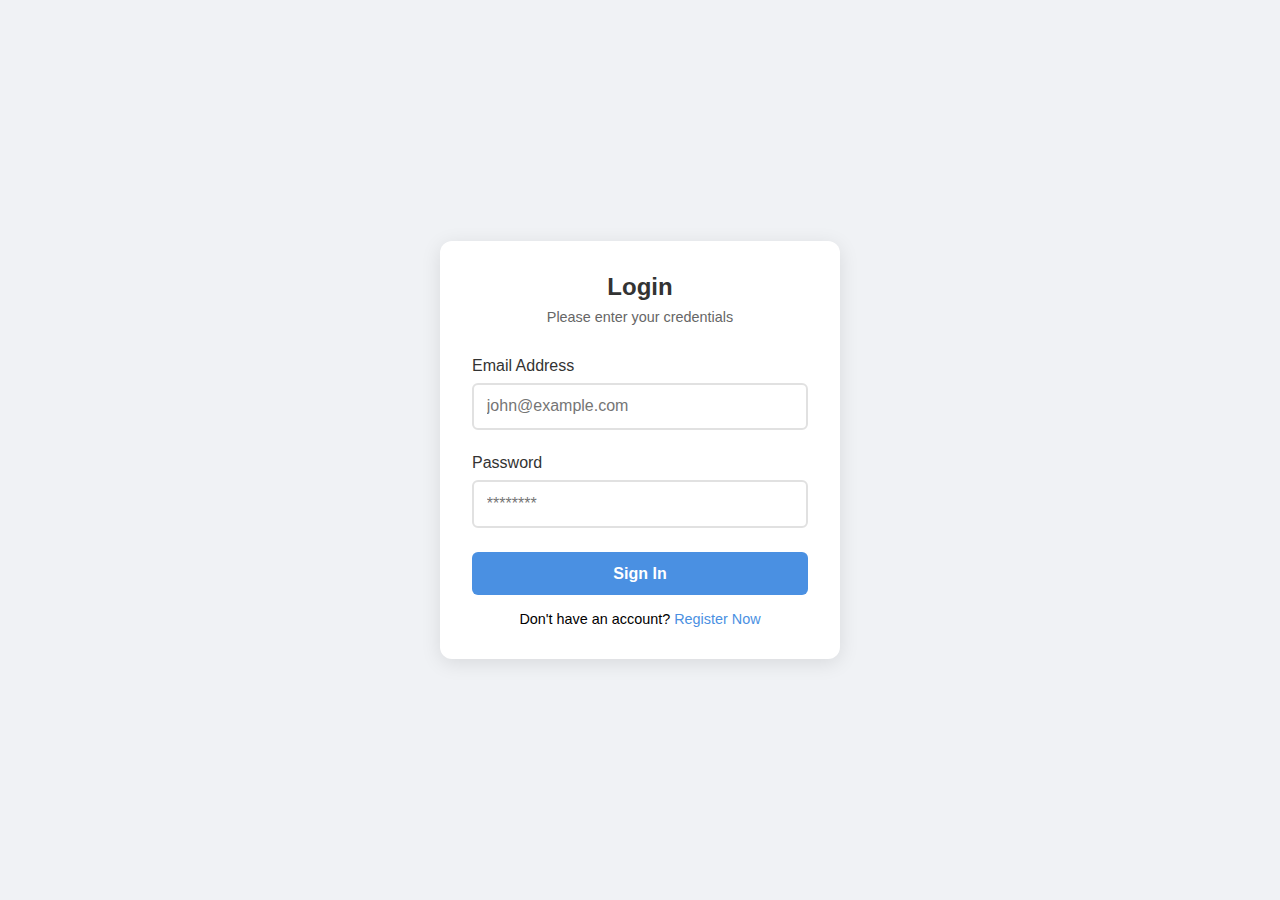
<file: index.html>
<!DOCTYPE html>
<html lang="en">
<head>
    <meta charset="UTF-8">
    <meta name="viewport" content="width=device-width, initial-scale=1.0">
    <title>Login</title>
    <link rel="stylesheet" href="style.css">
</head>
<body>
    <div class="container">
        <form class="login-form" action="home.html">
            <h2>Login</h2>
            <p class="subtitle">Please enter your credentials</p>

            <div class="form-group">
                <label for="email">Email Address</label>
                <input type="email" id="email" name="email" placeholder="john@example.com" required>
                <span class="error-text">Please enter a valid email address</span>
            </div>

            <div class="form-group">
                <label for="password">Password</label>
                <input type="password" id="password" name="password" placeholder="********" required minlength="8">
                <span class="error-text">Password must be at least 8 characters</span>
            </div>

            <button type="submit">Sign In</button>
            
            <div style="margin-top: 1rem; text-align: center; font-size: 0.9rem;">
                Don't have an account? <a href="register.html" style="color: #4a90e2; text-decoration: none;">Register Now</a>
            </div>
        </form>
    </div>
</body>
</html>
</file>
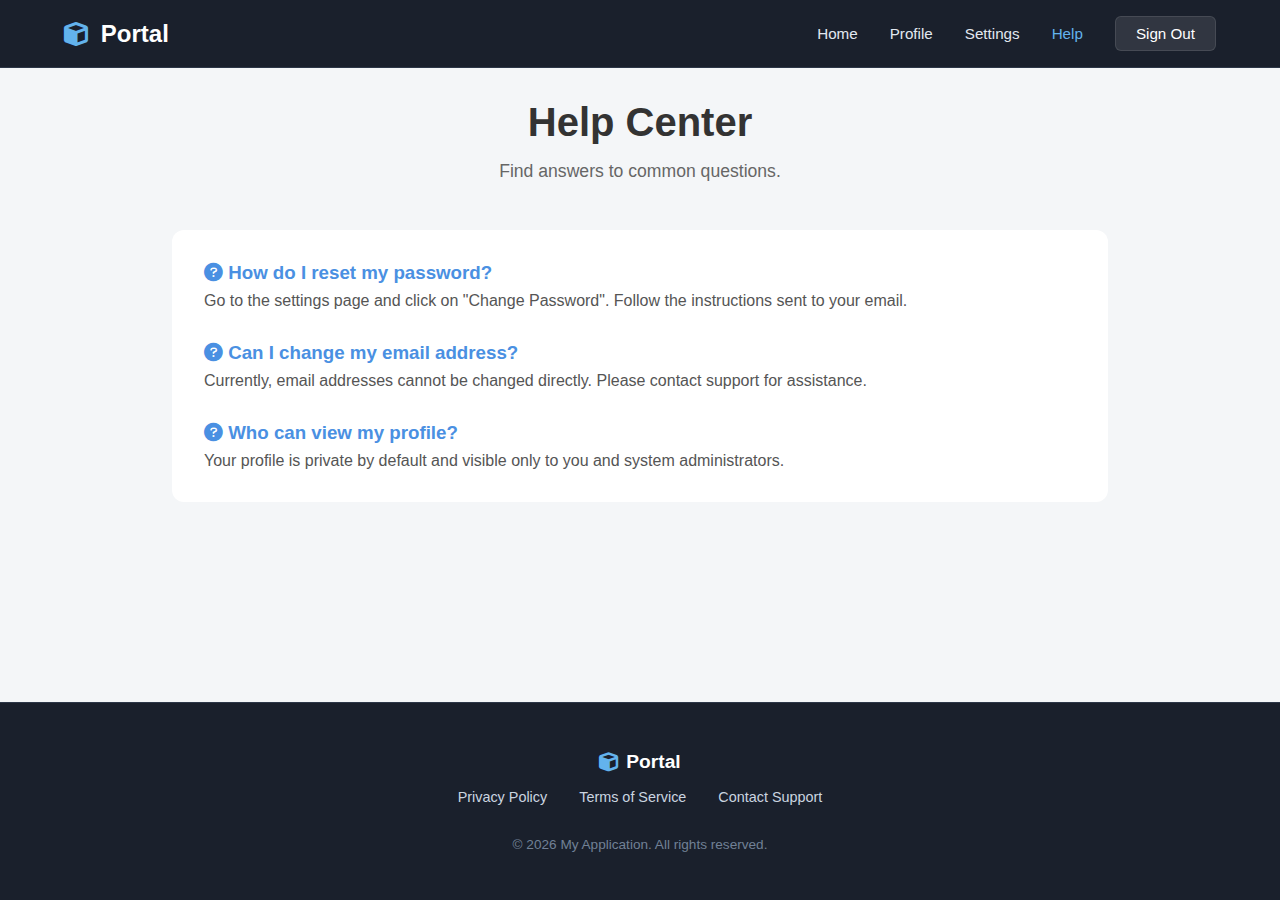
<file: help.html>
<!DOCTYPE html>
<html lang="en">
<head>
    <meta charset="UTF-8">
    <meta name="viewport" content="width=device-width, initial-scale=1.0">
    <title>Help Center</title>
    <link rel="stylesheet" href="style.css">
    <link rel="stylesheet" href="https://cdnjs.cloudflare.com/ajax/libs/font-awesome/6.0.0/css/all.min.css">
</head>
<body class="interior-page">
    <nav class="navbar">
        <div class="logo">
            <i class="fas fa-cube"></i> Portal
        </div>
        <div class="nav-links">
            <a href="home.html">Home</a>
            <a href="profile.html">Profile</a>
            <a href="settings.html">Settings</a>
            <a href="help.html" class="active">Help</a>
            <a href="index.html" class="logout-link">Sign Out</a>
        </div>
    </nav>

    <main class="container home-content">
        <div class="welcome-section">
            <h1>Help Center</h1>
            <p>Find answers to common questions.</p>
        </div>

        <div style="background: white; padding: 2rem; border-radius: 12px; margin-top: 2rem; text-align: left;">
            <div style="margin-bottom: 2rem;">
                <h3 style="color: #4a90e2; margin-bottom: 0.5rem;"><i class="fas fa-question-circle"></i> How do I reset my password?</h3>
                <p style="color: #555;">Go to the settings page and click on "Change Password". Follow the instructions sent to your email.</p>
            </div>

            <div style="margin-bottom: 2rem;">
                <h3 style="color: #4a90e2; margin-bottom: 0.5rem;"><i class="fas fa-question-circle"></i> Can I change my email address?</h3>
                <p style="color: #555;">Currently, email addresses cannot be changed directly. Please contact support for assistance.</p>
            </div>

            <div>
                <h3 style="color: #4a90e2; margin-bottom: 0.5rem;"><i class="fas fa-question-circle"></i> Who can view my profile?</h3>
                <p style="color: #555;">Your profile is private by default and visible only to you and system administrators.</p>
            </div>
        </div>
    </main>

    <footer class="site-footer">
        <div class="footer-content">
            <div class="footer-brand">
                <i class="fas fa-cube"></i> Portal
            </div>
            <div class="footer-links">
                <a href="#">Privacy Policy</a>
                <a href="#">Terms of Service</a>
                <a href="help.html">Contact Support</a>
            </div>
            <p class="footer-copyright">&copy; 2026 My Application. All rights reserved.</p>
        </div>
    </footer>
</body>
</html>
</file>
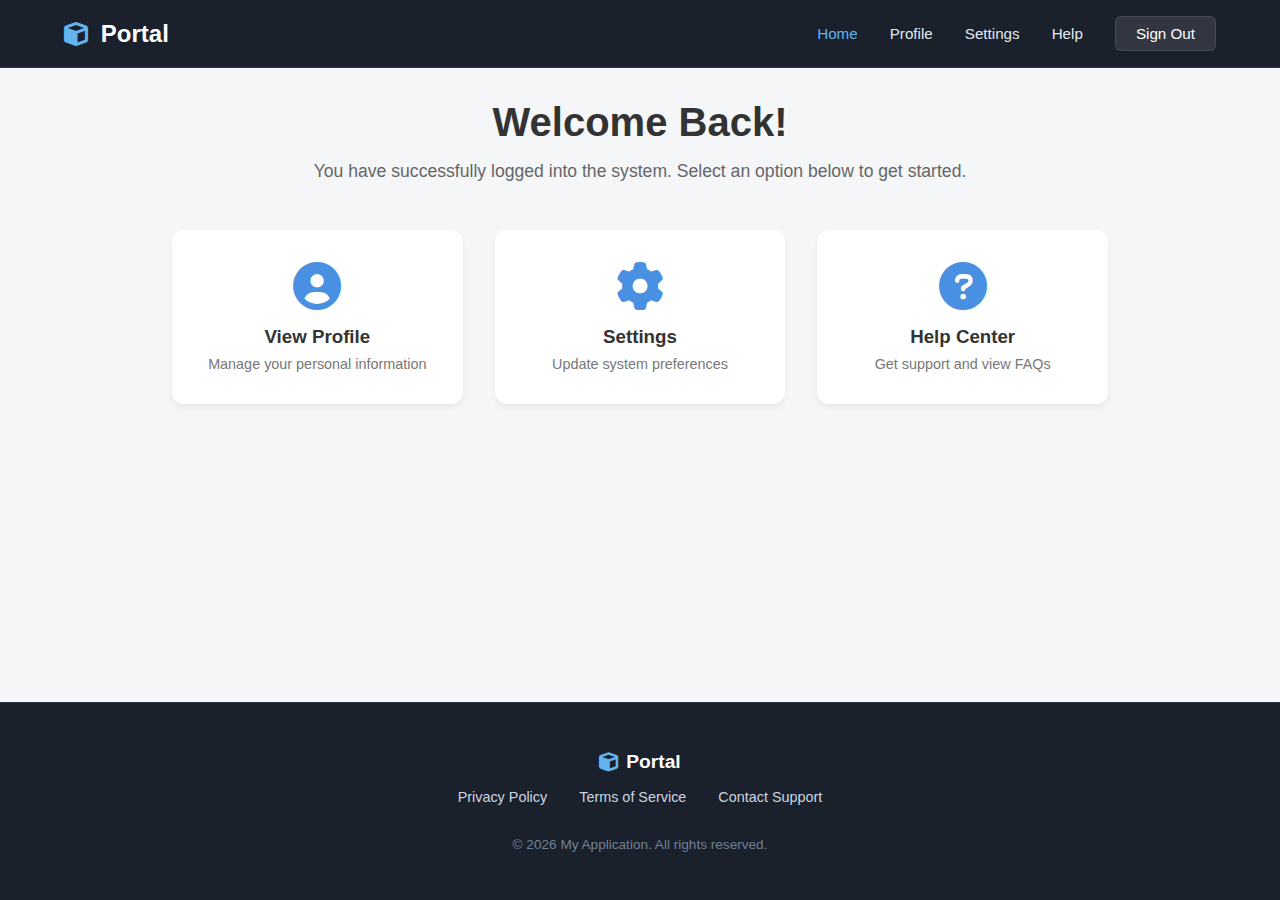
<file: home.html>
<!DOCTYPE html>
<html lang="en">
<head>
    <meta charset="UTF-8">
    <meta name="viewport" content="width=device-width, initial-scale=1.0">
    <title>Home</title>
    <link rel="stylesheet" href="style.css">
    <link rel="stylesheet" href="https://cdnjs.cloudflare.com/ajax/libs/font-awesome/6.0.0/css/all.min.css">
</head>
<body class="interior-page">
    <!-- Simple Navbar -->
    <nav class="navbar">
        <div class="logo">
            <i class="fas fa-cube"></i> Portal
        </div>
        <div class="nav-links">
            <a href="home.html" class="active">Home</a>
            <a href="profile.html">Profile</a>
            <a href="settings.html">Settings</a>
            <a href="help.html">Help</a>
            <a href="index.html" class="logout-link">Sign Out</a>
        </div>
    </nav>

    <!-- Main Welcome Section -->
    <main class="container home-content">
        <div class="welcome-section">
            <h1>Welcome Back!</h1>
            <p>You have successfully logged into the system. Select an option below to get started.</p>
        </div>

        <!-- Simple Grid Options -->
        <div class="options-grid">
            <a href="profile.html" class="option-card" style="text-decoration: none; color: inherit;">
                <i class="fas fa-user-circle"></i>
                <h3>View Profile</h3>
                <p>Manage your personal information</p>
            </a>
            
            <a href="settings.html" class="option-card" style="text-decoration: none; color: inherit;">
                <i class="fas fa-cog"></i>
                <h3>Settings</h3>
                <p>Update system preferences</p>
            </a>

            <a href="help.html" class="option-card" style="text-decoration: none; color: inherit;">
                <i class="fas fa-question-circle"></i>
                <h3>Help Center</h3>
                <p>Get support and view FAQs</p>
            </a>
        </div>
    </main>

    <footer class="site-footer">
        <div class="footer-content">
            <div class="footer-brand">
                <i class="fas fa-cube"></i> Portal
            </div>
            <div class="footer-links">
                <a href="#">Privacy Policy</a>
                <a href="#">Terms of Service</a>
                <a href="help.html">Contact Support</a>
            </div>
            <p class="footer-copyright">&copy; 2026 My Application. All rights reserved.</p>
        </div>
    </footer>
</body>
</html>
</file>
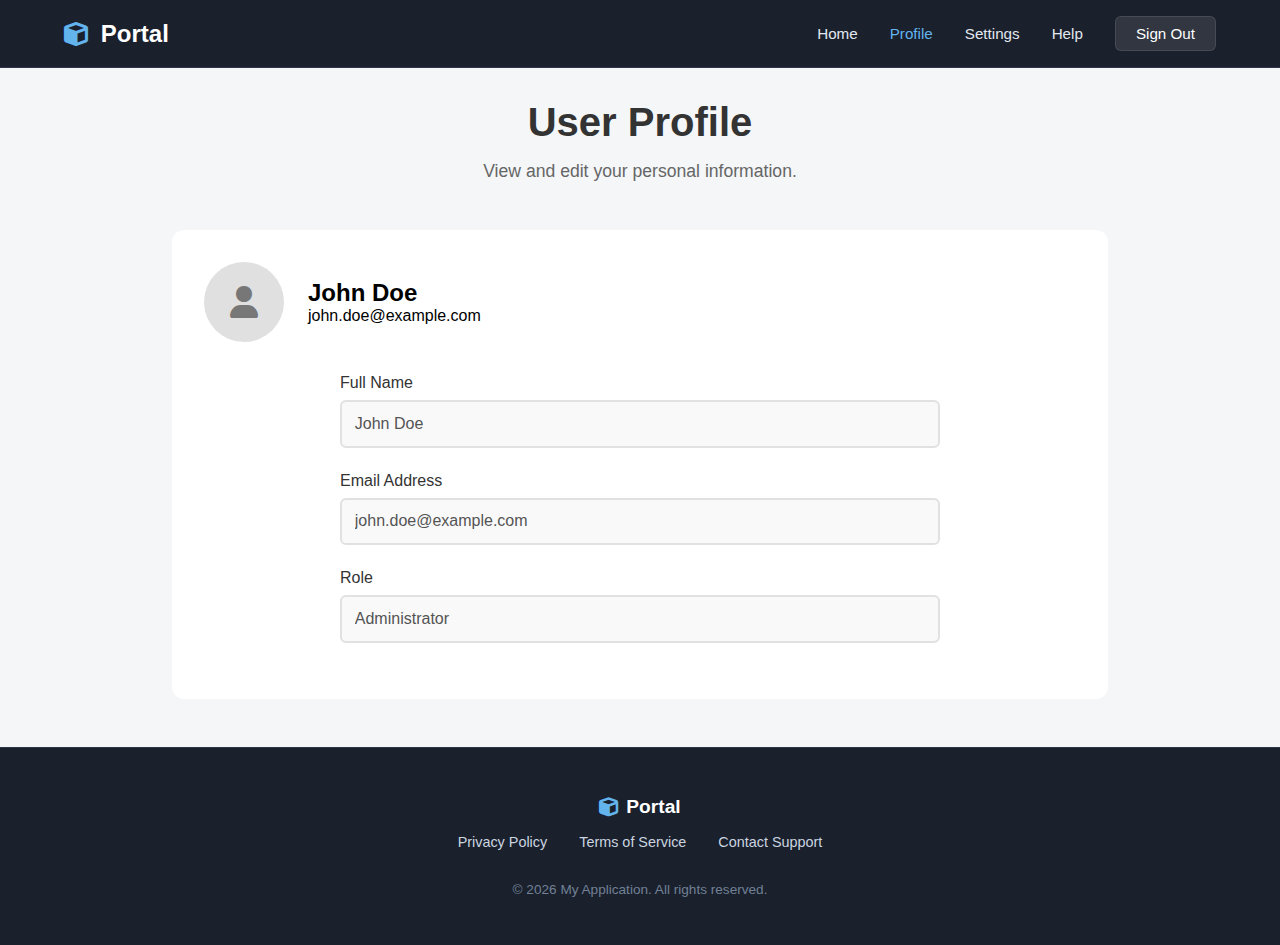
<file: profile.html>
<!DOCTYPE html>
<html lang="en">
<head>
    <meta charset="UTF-8">
    <meta name="viewport" content="width=device-width, initial-scale=1.0">
    <title>Profile</title>
    <link rel="stylesheet" href="style.css">
    <link rel="stylesheet" href="https://cdnjs.cloudflare.com/ajax/libs/font-awesome/6.0.0/css/all.min.css">
</head>
<body class="interior-page">
    <nav class="navbar">
        <div class="logo">
            <i class="fas fa-cube"></i> Portal
        </div>
        <div class="nav-links">
            <a href="home.html">Home</a>
            <a href="profile.html" class="active">Profile</a>
            <a href="settings.html">Settings</a>
            <a href="help.html">Help</a>
            <a href="index.html" class="logout-link">Sign Out</a>
        </div>
    </nav>

    <main class="container home-content">
        <div class="welcome-section">
            <h1>User Profile</h1>
            <p>View and edit your personal information.</p>
        </div>

        <div style="background: white; padding: 2rem; border-radius: 12px; margin-top: 2rem;">
            <div style="display: flex; align-items: center; margin-bottom: 2rem;">
                <div style="width: 80px; height: 80px; background: #e0e0e0; border-radius: 50%; margin-right: 1.5rem; display: flex; align-items: center; justify-content: center; font-size: 2rem; color: #777;">
                    <i class="fas fa-user"></i>
                </div>
                <div>
                    <h2>John Doe</h2>
                    <p>john.doe@example.com</p>
                </div>
            </div>

            <form class="login-form" style="max-width: 600px; margin: 0 auto; text-align: left;">
                <div class="form-group">
                    <label>Full Name</label>
                    <input type="text" value="John Doe" disabled style="background: #f9f9f9;">
                </div>
                <div class="form-group">
                    <label>Email Address</label>
                    <input type="email" value="john.doe@example.com" disabled style="background: #f9f9f9;">
                </div>
                <div class="form-group">
                    <label>Role</label>
                    <input type="text" value="Administrator" disabled style="background: #f9f9f9;">
                </div>
            </form>
        </div>
    </main>

    <footer class="site-footer">
        <div class="footer-content">
            <div class="footer-brand">
                <i class="fas fa-cube"></i> Portal
            </div>
            <div class="footer-links">
                <a href="#">Privacy Policy</a>
                <a href="#">Terms of Service</a>
                <a href="help.html">Contact Support</a>
            </div>
            <p class="footer-copyright">&copy; 2026 My Application. All rights reserved.</p>
        </div>
    </footer>
</body>
</html>
</file>
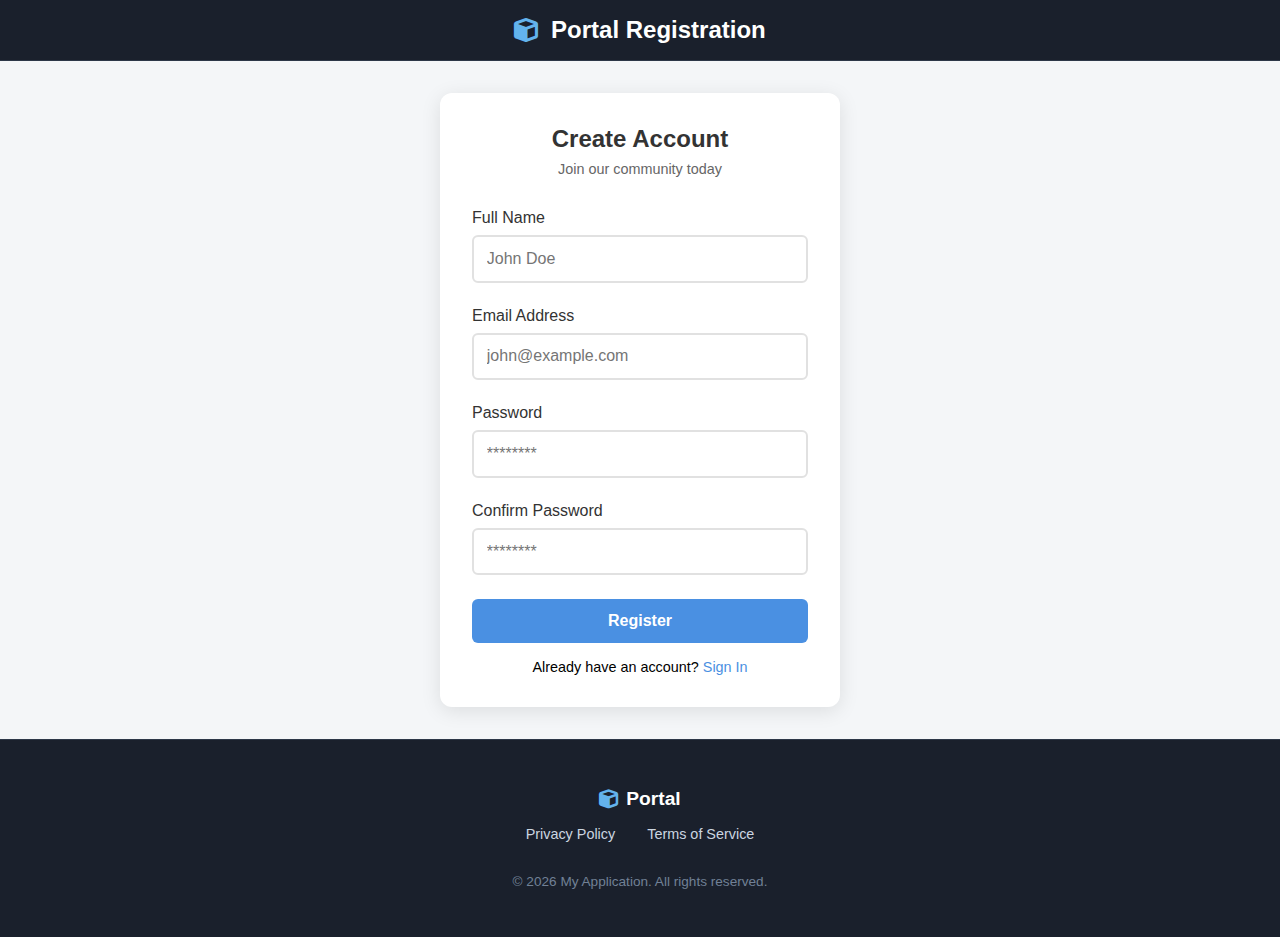
<file: register.html>
<!DOCTYPE html>
<html lang="en">
<head>
    <meta charset="UTF-8">
    <meta name="viewport" content="width=device-width, initial-scale=1.0">
    <title>Register</title>
    <link rel="stylesheet" href="style.css">
    <link rel="stylesheet" href="https://cdnjs.cloudflare.com/ajax/libs/font-awesome/6.0.0/css/all.min.css">
</head>
<body class="interior-page">
    <!-- Simple Header for Register Page -->
    <header class="navbar" style="justify-content: center;">
        <div class="logo">
            <i class="fas fa-cube"></i> Portal Registration
        </div>
    </header>

    <div class="container" style="margin: 2rem auto;">
        <form class="login-form" action="index.html">
            <h2>Create Account</h2>
            <p class="subtitle">Join our community today</p>

            <div class="form-group">
                <label for="fullname">Full Name</label>
                <input type="text" id="fullname" name="fullname" placeholder="John Doe" required>
            </div>

            <div class="form-group">
                <label for="email">Email Address</label>
                <input type="email" id="email" name="email" placeholder="john@example.com" required>
                <span class="error-text">Please enter a valid email address</span>
            </div>

            <div class="form-group">
                <label for="password">Password</label>
                <input type="password" id="password" name="password" placeholder="********" required minlength="8">
                <span class="error-text">Password must be at least 8 characters</span>
            </div>

            <div class="form-group">
                <label for="confirm-password">Confirm Password</label>
                <input type="password" id="confirm-password" name="confirm-password" placeholder="********" required minlength="8">
            </div>

            <button type="submit">Register</button>
            
            <div style="margin-top: 1rem; text-align: center; font-size: 0.9rem;">
                Already have an account? <a href="index.html" style="color: #4a90e2; text-decoration: none;">Sign In</a>
            </div>
        </form>
    </div>

    <footer class="site-footer">
        <div class="footer-content">
            <div class="footer-brand">
                <i class="fas fa-cube"></i> Portal
            </div>
            <div class="footer-links">
                <a href="#">Privacy Policy</a>
                <a href="#">Terms of Service</a>
            </div>
            <p class="footer-copyright">&copy; 2026 My Application. All rights reserved.</p>
        </div>
    </footer>
</body>
</html>
</file>
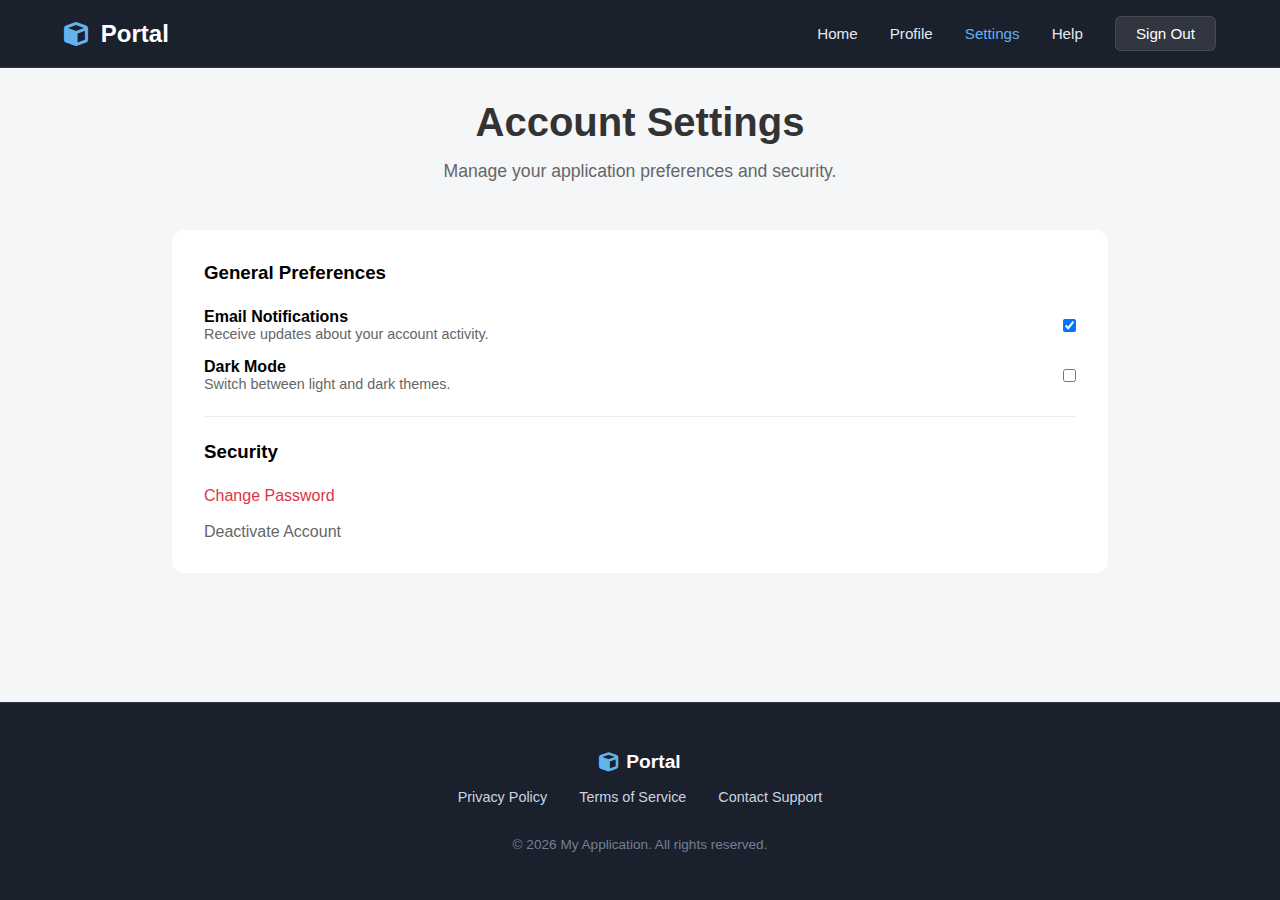
<file: settings.html>
<!DOCTYPE html>
<html lang="en">
<head>
    <meta charset="UTF-8">
    <meta name="viewport" content="width=device-width, initial-scale=1.0">
    <title>Settings</title>
    <link rel="stylesheet" href="style.css">
    <link rel="stylesheet" href="https://cdnjs.cloudflare.com/ajax/libs/font-awesome/6.0.0/css/all.min.css">
</head>
<body class="interior-page">
    <nav class="navbar">
        <div class="logo">
            <i class="fas fa-cube"></i> Portal
        </div>
        <div class="nav-links">
            <a href="home.html">Home</a>
            <a href="profile.html">Profile</a>
            <a href="settings.html" class="active">Settings</a>
            <a href="help.html">Help</a>
            <a href="index.html" class="logout-link">Sign Out</a>
        </div>
    </nav>

    <main class="container home-content">
        <div class="welcome-section">
            <h1>Account Settings</h1>
            <p>Manage your application preferences and security.</p>
        </div>

        <div style="background: white; padding: 2rem; border-radius: 12px; margin-top: 2rem;">
            <h3>General Preferences</h3>
            <div style="margin: 1.5rem 0; padding-bottom: 1.5rem; border-bottom: 1px solid #eee;">
                <div style="display: flex; justify-content: space-between; align-items: center; margin-bottom: 1rem;">
                    <div>
                        <strong>Email Notifications</strong>
                        <p style="font-size: 0.9rem; color: #666;">Receive updates about your account activity.</p>
                    </div>
                    <input type="checkbox" checked>
                </div>
                <div style="display: flex; justify-content: space-between; align-items: center;">
                    <div>
                        <strong>Dark Mode</strong>
                        <p style="font-size: 0.9rem; color: #666;">Switch between light and dark themes.</p>
                    </div>
                    <input type="checkbox">
                </div>
            </div>

            <h3>Security</h3>
            <div style="margin-top: 1.5rem;">
                <a href="#" style="color: #dc3545; text-decoration: none; font-weight: 500;">Change Password</a>
                <br><br>
                <a href="#" style="color: #666; text-decoration: none;">Deactivate Account</a>
            </div>
        </div>
    </main>

    <footer class="site-footer">
        <div class="footer-content">
            <div class="footer-brand">
                <i class="fas fa-cube"></i> Portal
            </div>
            <div class="footer-links">
                <a href="#">Privacy Policy</a>
                <a href="#">Terms of Service</a>
                <a href="help.html">Contact Support</a>
            </div>
            <p class="footer-copyright">&copy; 2026 My Application. All rights reserved.</p>
        </div>
    </footer>
</body>
</html>
</file>
<file: style.css>
* {
    margin: 0;
    padding: 0;
    box-sizing: border-box;
    font-family: 'Segoe UI', Tahoma, Geneva, Verdana, sans-serif;
}

body {
    background-color: #f0f2f5;
    height: 100vh;
    display: flex;
    justify-content: center;
    align-items: center;
}

.container {
    background: white;
    padding: 2rem;
    border-radius: 12px;
    box-shadow: 0 4px 20px rgba(0, 0, 0, 0.1);
    width: 100%;
    max-width: 400px;
}

.login-form h2 {
    color: #333;
    margin-bottom: 0.5rem;
    text-align: center;
}

.subtitle {
    color: #666;
    text-align: center;
    margin-bottom: 2rem;
    font-size: 0.9rem;
}

.form-group {
    margin-bottom: 1.5rem;
    position: relative;
}

.form-group label {
    display: block;
    margin-bottom: 0.5rem;
    color: #333;
    font-weight: 500;
}

.form-group input {
    width: 100%;
    padding: 0.8rem;
    border: 2px solid #e1e1e1;
    border-radius: 6px;
    font-size: 1rem;
    transition: all 0.3s ease;
    outline: none;
}

.form-group input:focus {
    border-color: #4a90e2;
    box-shadow: 0 0 0 3px rgba(74, 144, 226, 0.1);
}

button {
    width: 100%;
    padding: 0.8rem;
    background-color: #4a90e2;
    color: white;
    border: none;
    border-radius: 6px;
    font-size: 1rem;
    font-weight: 600;
    cursor: pointer;
    transition: background-color 0.3s ease;
}

button:hover {
    background-color: #357abd;
}

button:active {
    transform: translateY(1px);
}

/* ============================
   HOME PAGE CONTENT
   ============================ */

.welcome-section {
    text-align: center;
    margin-bottom: 3rem;
}

.welcome-section h1 {
    font-size: 2.5rem;
    color: #333;
    margin-bottom: 1rem;
}

.welcome-section p {
    color: #666;
    font-size: 1.1rem;
}

/* Options Grid */
.options-grid {
    display: grid;
    grid-template-columns: repeat(auto-fit, minmax(250px, 1fr));
    gap: 2rem;
}

.option-card {
    background: white;
    padding: 2rem;
    border-radius: 12px;
    text-align: center;
    box-shadow: 0 4px 6px rgba(0,0,0,0.05);
    transition: transform 0.3s ease, box-shadow 0.3s ease;
    cursor: pointer;
}

.option-card:hover {
    transform: translateY(-5px);
    box-shadow: 0 8px 15px rgba(0,0,0,0.1);
}

.option-card i {
    font-size: 3rem;
    color: #4a90e2;
    margin-bottom: 1rem;
}

.option-card h3 {
    margin-bottom: 0.5rem;
    color: #333;
}

.option-card p {
    color: #777;
    font-size: 0.9rem;
}

/* ============================
   SHARED HEADER & FOOTER
   ============================ */

/* Page Layout */
body.interior-page, body.home-body {
    background-color: #f4f6f8;
    display: flex;
    flex-direction: column;
    min-height: 100vh;
    justify-content: flex-start;
    align-items: stretch;
}

/* Header / Navbar */
.navbar {
    background-color: #1a202c; /* Modern Dark Theme */
    padding: 1rem 5%;
    display: flex;
    justify-content: space-between;
    align-items: center;
    width: 100%;
    position: static; /* Prevents overlap with content */
    border-bottom: 1px solid #2d3748;
}

.logo {
    font-size: 1.5rem;
    font-weight: 700;
    color: #ffffff;
    display: flex;
    align-items: center;
    gap: 0.8rem;
    text-decoration: none;
}

.logo i {
    color: #63b3ed; /* Softer blue for dark background */
}

.nav-links {
    display: flex;
    gap: 2rem;
    align-items: center;
    flex-wrap: wrap;
}

.nav-links a {
    text-decoration: none;
    color: #e2e8f0;
    font-weight: 500;
    font-size: 0.95rem;
    transition: color 0.2s;
}

.nav-links a:hover,
.nav-links a.active {
    color: #63b3ed;
}

.logout-link {
    background-color: rgba(255, 255, 255, 0.1);
    color: #ffffff !important;
    padding: 0.5rem 1.25rem !important;
    border-radius: 6px;
    border: 1px solid rgba(255,255,255,0.1);
    transition: all 0.2s ease;
}

.logout-link:hover {
    background-color: #e53e3e;
    border-color: #e53e3e;
}

/* Footer */
.site-footer {
    background-color: #1a202c;
    color: #a0aec0;
    padding: 3rem 1rem;
    margin-top: auto;
    width: 100%;
    display: flex;
    flex-direction: column;
    align-items: center;
    gap: 1.5rem;
    border-top: 1px solid #2d3748;
}

.footer-content {
    display: flex;
    flex-direction: column;
    align-items: center;
    gap: 1rem;
}

.footer-brand {
    font-weight: 700;
    color: #ffffff;
    display: flex;
    align-items: center;
    gap: 0.5rem;
    font-size: 1.2rem;
}

.footer-brand i {
    color: #63b3ed;
}

.footer-links {
    display: flex;
    gap: 2rem;
}

.footer-links a {
    color: #cbd5e0;
    text-decoration: none;
    font-size: 0.9rem;
    transition: color 0.2s;
}

.footer-links a:hover {
    color: #63b3ed;
}

.footer-copyright {
    color: #718096;
    font-size: 0.85rem;
    margin-top: 1rem;
}

/* Remove styling that makes them look like floating white boxes */
.home-content {
    max-width: 1000px;
    margin: 2rem auto 3rem;
    padding: 0 2rem;
    width: 100%;
    flex: 1;
    background: transparent;
    box-shadow: none;
    border-radius: 0;
}

@media (max-width: 768px) {
    .navbar {
        padding: 1rem;
        gap: 1rem;
    }

    .nav-links {
        gap: 1rem;
        justify-content: flex-end;
    }

    .home-content {
        padding: 0 1rem;
    }

    .footer-links {
        flex-wrap: wrap;
        justify-content: center;
        gap: 1rem;
    }
}

/* Validation logic (kept at bottom) */
/* HTML/CSS Validation Logic */

/* 1. Only show validation styles when the user has typed something (not placeholder shown) */
.form-group input:not(:placeholder-shown):valid {
    border-color: #28a745;
}

.form-group input:not(:placeholder-shown):invalid {
    border-color: #dc3545;
    /* Shake animation on invalid could be added here if desired */
}

/* Error message styling */
.error-text {
    display: none;
    color: #dc3545;
    font-size: 0.8rem;
    margin-top: 0.4rem;
}

/* Show error message when input is invalid AND not showing placeholder (user typed) */
.form-group input:not(:placeholder-shown):invalid + .error-text {
    display: block;
    animation: fadeIn 0.3s ease-in;
}

@keyframes fadeIn {
    from { opacity: 0; transform: translateY(-5px); }
    to { opacity: 1; transform: translateY(0); }
}

/* Home Page Specific Styles */
.home-container {
    text-align: center;
}

.welcome-header {
    margin-bottom: 2rem;
}

.welcome-header h2 {
    color: #333;
    font-size: 2rem;
    margin-bottom: 0.5rem;
}

.content-area {
    margin-bottom: 2rem;
    color: #666;
    line-height: 1.6;
}

.logout-btn {
    display: inline-block;
    padding: 0.8rem 2rem;
    background-color: #dc3545; /* Red for logout */
    color: white;
    text-decoration: none;
    border-radius: 6px;
    font-weight: 600;
    transition: background-color 0.3s ease;
}

.logout-btn:hover {
    background-color: #c82333;
}
</file>
